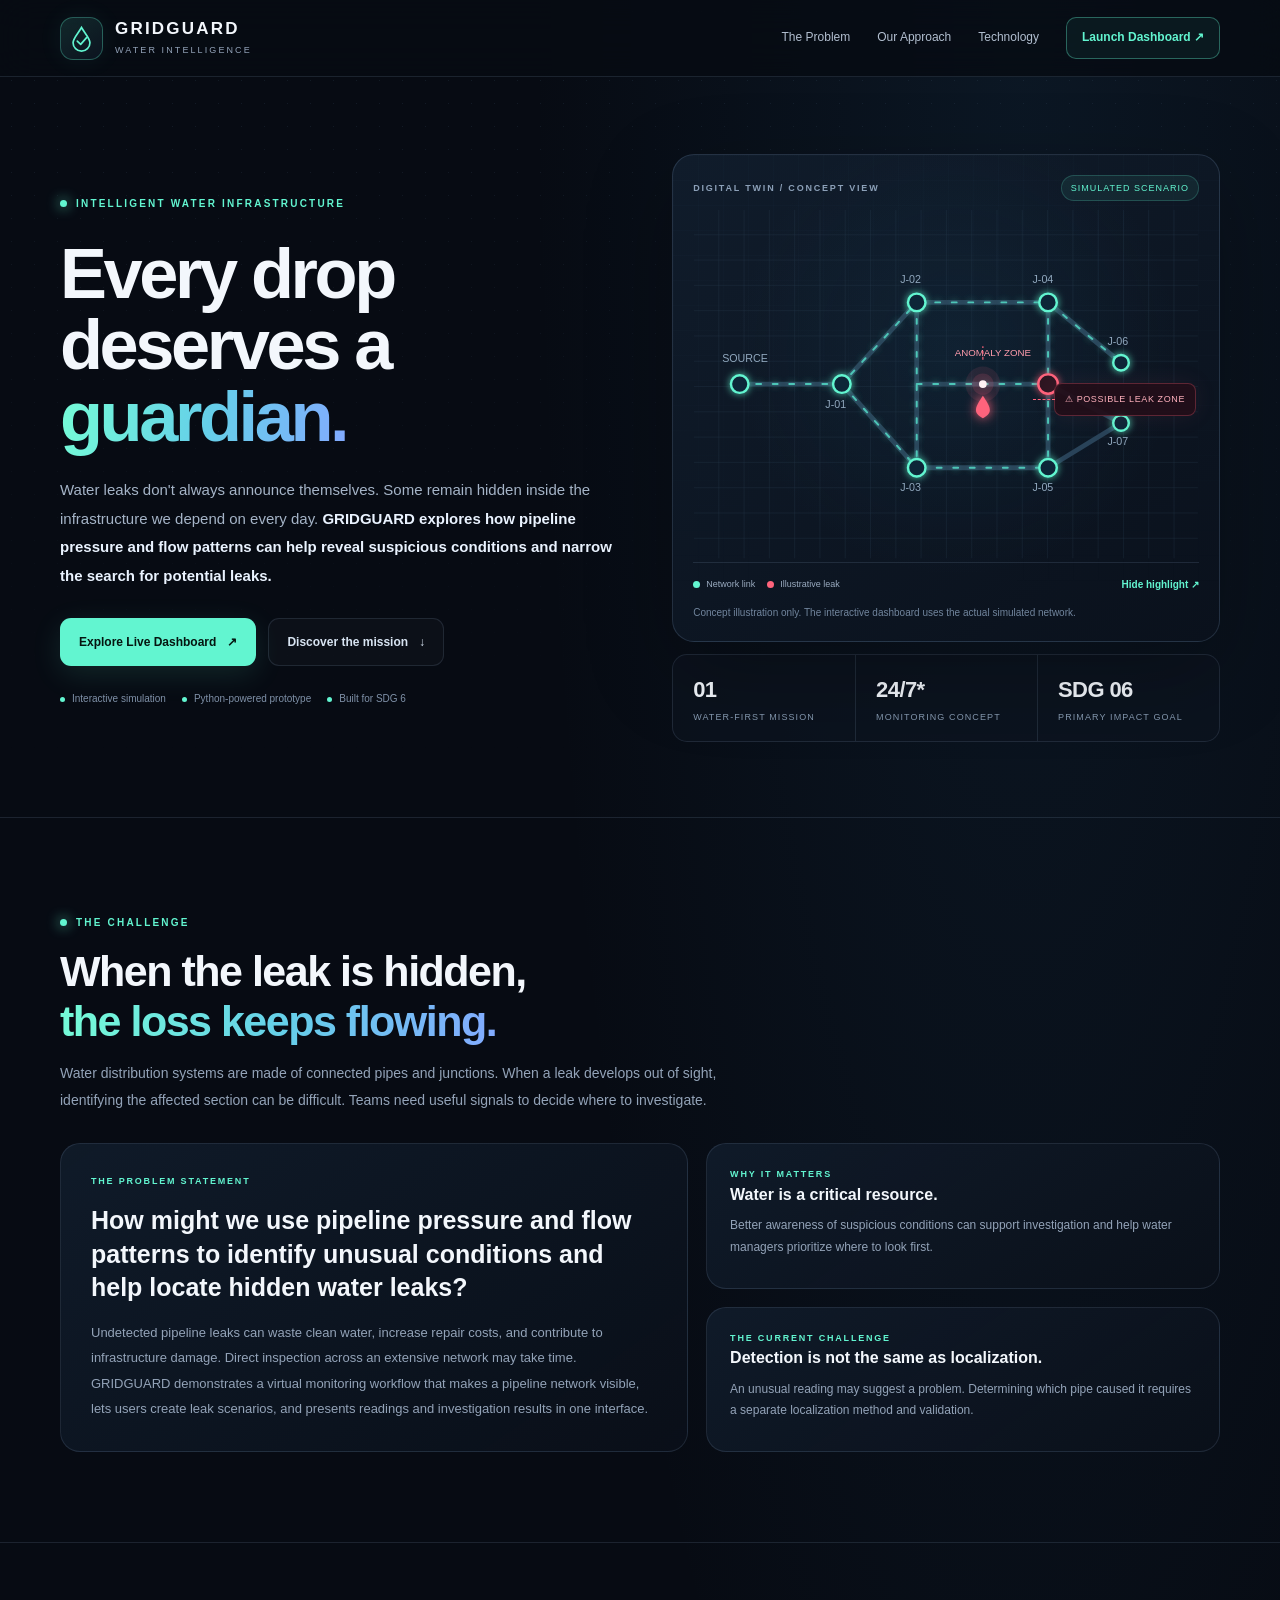
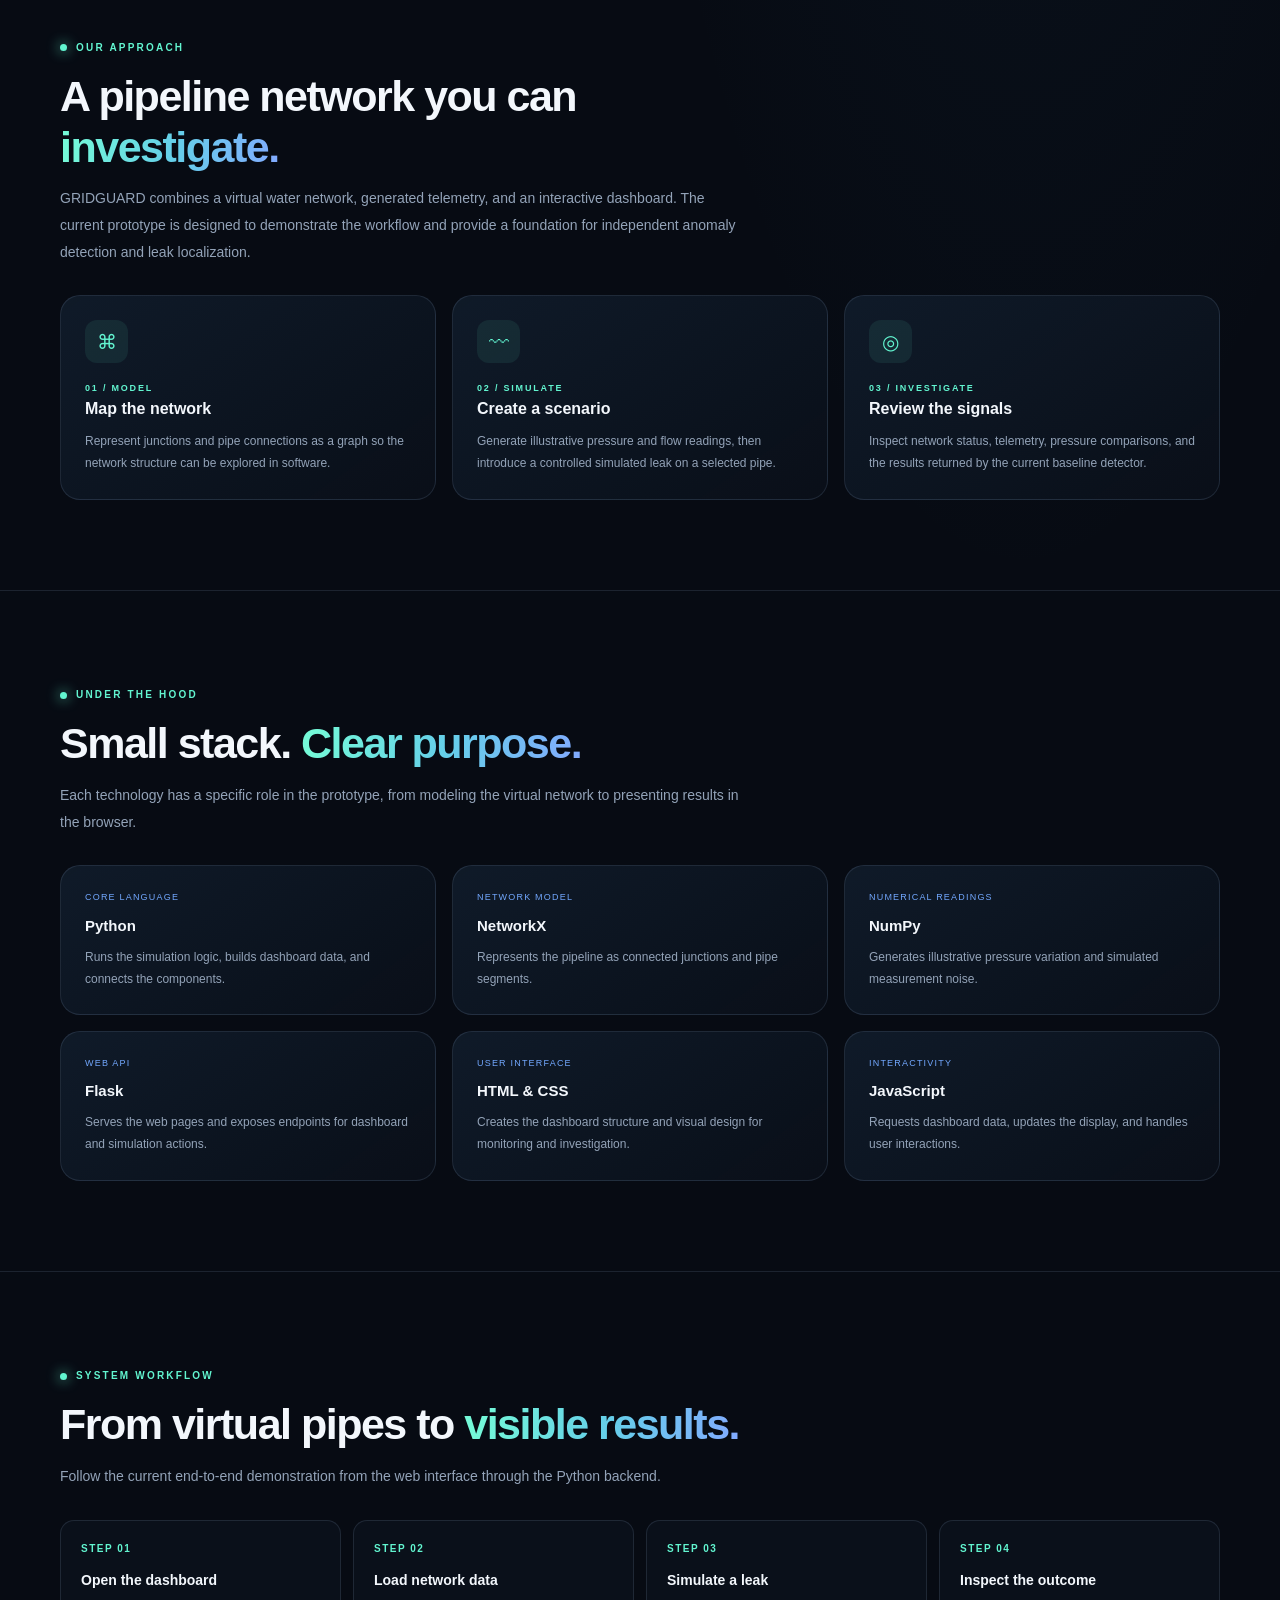
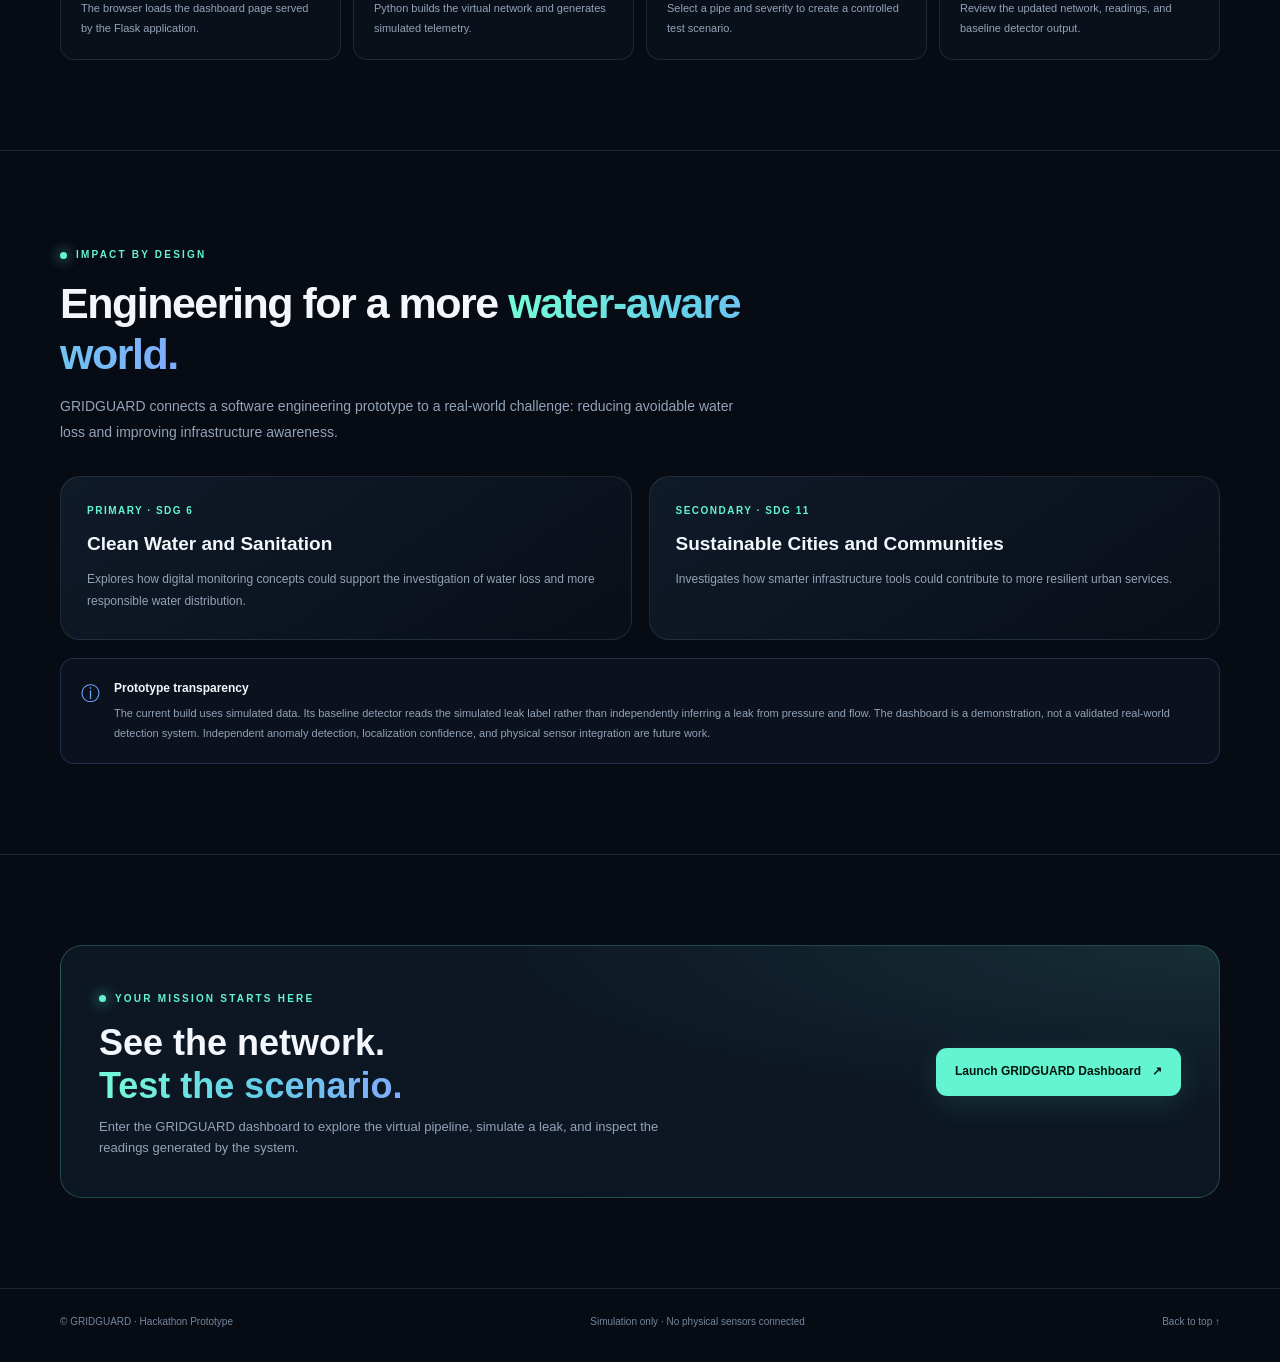
<file: GRIDGUARD/frontend/index.html>
<!DOCTYPE html>
<html lang="en">
<head>
    <meta charset="UTF-8">
    <meta name="viewport" content="width=device-width, initial-scale=1.0">
    <meta name="theme-color" content="#070b13">
    <meta name="description" content="GRIDGUARD — a simulation-based water pipeline monitoring and leak localization project.">
    <title>GRIDGUARD — Every Drop Matters</title>

    <style>
        :root {
            --bg: #070b13;
            --surface: #0d1420;
            --surface-2: #111c2b;
            --line: rgba(159, 186, 219, .14);
            --text: #f3f7fc;
            --muted: #93a3b8;
            --teal: #62f5d0;
            --blue: #72a8ff;
            --red: #ff647c;
            --radius: 20px;
        }

        * { box-sizing: border-box; margin: 0; padding: 0; }

        html { scroll-behavior: smooth; scroll-padding-top: 90px; }

        body {
            color: var(--text);
            background:
                radial-gradient(ellipse at 80% 0%, rgba(42, 106, 153, .13), transparent 34%),
                var(--bg);
            font-family: Inter, "Segoe UI", Arial, sans-serif;
            line-height: 1.6;
            overflow-x: hidden;
        }

        body::before {
            content: "";
            position: fixed;
            inset: 0;
            pointer-events: none;
            z-index: -1;
            opacity: .18;
            background-image: radial-gradient(#55718c .7px, transparent .7px);
            background-size: 23px 23px;
            mask-image: linear-gradient(to bottom, black, transparent 85%);
        }

        a { color: inherit; text-decoration: none; }
        button { font: inherit; }

        .wrap {
            width: min(1160px, calc(100% - 44px));
            margin-inline: auto;
        }

        .topbar {
            position: sticky;
            top: 0;
            z-index: 20;
            border-bottom: 1px solid var(--line);
            background: rgba(7, 11, 19, .82);
            backdrop-filter: blur(18px);
        }

        .nav {
            min-height: 76px;
            display: flex;
            align-items: center;
            justify-content: space-between;
            gap: 20px;
        }

        .brand {
            display: flex;
            align-items: center;
            gap: 12px;
        }

        .brand-symbol {
            width: 43px;
            height: 43px;
            display: grid;
            place-items: center;
            color: var(--teal);
            border: 1px solid rgba(98, 245, 208, .3);
            border-radius: 13px;
            background: linear-gradient(145deg, rgba(98,245,208,.13), rgba(114,168,255,.06));
            box-shadow: 0 0 24px rgba(98,245,208,.07);
        }

        .brand-symbol svg { width: 27px; height: 27px; }

        .brand-name {
            display: block;
            font-size: 17px;
            line-height: 1.2;
            font-weight: 850;
            letter-spacing: 2.2px;
        }

        .brand-caption {
            display: block;
            margin-top: 4px;
            color: var(--muted);
            font-size: 9px;
            letter-spacing: 2.1px;
        }

        .nav-links {
            display: flex;
            align-items: center;
            gap: 27px;
            color: #b2bfd0;
            font-size: 12px;
        }

        .nav-links a:not(.nav-cta):hover { color: var(--teal); }

        .nav-cta {
            padding: 10px 15px;
            border: 1px solid rgba(98,245,208,.35);
            border-radius: 10px;
            color: var(--teal);
            background: rgba(98,245,208,.055);
            font-weight: 750;
        }

        .hero {
            min-height: 630px;
            padding-top: 77px;
            padding-bottom: 75px;
            display: grid;
            grid-template-columns: 1.02fr .98fr;
            align-items: center;
            gap: 42px;
        }

        .eyebrow {
            display: inline-flex;
            align-items: center;
            gap: 9px;
            color: var(--teal);
            font-size: 10px;
            font-weight: 800;
            letter-spacing: 2.2px;
            text-transform: uppercase;
        }

        .eyebrow-dot {
            width: 7px;
            height: 7px;
            border-radius: 50%;
            background: var(--teal);
            box-shadow: 0 0 13px var(--teal);
        }

        h1 {
            margin-top: 23px;
            font-size: clamp(43px, 5.5vw, 72px);
            line-height: 1.02;
            letter-spacing: -3.4px;
            font-weight: 850;
        }

        .gradient {
            color: var(--teal);
            background: linear-gradient(100deg, #74f9d8 5%, #65cfe9 52%, #82aaff 100%);
            background-clip: text;
            -webkit-background-clip: text;
            -webkit-text-fill-color: transparent;
        }

        .hero-copy {
            max-width: 560px;
            margin-top: 23px;
            color: #a5b4c7;
            font-size: 15px;
            line-height: 1.9;
        }

        .hero-copy strong { color: #eaf3ff; font-weight: 650; }

        .hero-actions {
            display: flex;
            flex-wrap: wrap;
            gap: 12px;
            margin-top: 28px;
        }

        .btn {
            min-height: 48px;
            display: inline-flex;
            align-items: center;
            justify-content: center;
            gap: 11px;
            padding: 12px 18px;
            border: 1px solid transparent;
            border-radius: 11px;
            font-size: 12px;
            font-weight: 800;
            transition: transform .2s, border-color .2s, background .2s;
            cursor: pointer;
        }

        .btn:hover { transform: translateY(-2px); }

        .btn-primary {
            color: #051510;
            background: var(--teal);
            box-shadow: 0 8px 30px rgba(98,245,208,.12);
        }

        .btn-primary:hover { background: #a0ffe9; }

        .btn-quiet {
            color: #d8e4f2;
            border-color: var(--line);
            background: rgba(255,255,255,.025);
        }

        .btn-quiet:hover { border-color: rgba(98,245,208,.38); }

        .hero-meta {
            display: flex;
            flex-wrap: wrap;
            gap: 16px;
            margin-top: 25px;
            color: #7f91a8;
            font-size: 10px;
        }

        .hero-meta span { display: inline-flex; align-items: center; gap: 7px; }
        .meta-dot { width: 5px; height: 5px; border-radius: 50%; background: var(--teal); }

        /* Interactive pipeline card */
        .network-card {
            position: relative;
            padding: 20px;
            overflow: hidden;
            border: 1px solid rgba(142,177,216,.18);
            border-radius: 22px;
            background:
                radial-gradient(ellipse at 52% 40%, rgba(29,87,120,.16), transparent 55%),
                linear-gradient(145deg, #101c2b, #0a111c);
            box-shadow: 0 28px 85px rgba(0,0,0,.25);
        }

        .network-card::before {
            content: "";
            position: absolute;
            inset: 0;
            pointer-events: none;
            opacity: .35;
            background-image:
                linear-gradient(rgba(106,148,184,.08) 1px, transparent 1px),
                linear-gradient(90deg, rgba(106,148,184,.08) 1px, transparent 1px);
            background-size: 25px 25px;
            mask-image: linear-gradient(to bottom, black, transparent);
        }

        .network-head, .network-foot {
            position: relative;
            z-index: 1;
            display: flex;
            align-items: center;
            justify-content: space-between;
            gap: 12px;
        }

        .micro-label {
            color: #8ca0b8;
            font-size: 9px;
            letter-spacing: 1.8px;
            font-weight: 800;
        }

        .demo-pill {
            padding: 5px 9px;
            border: 1px solid rgba(98,245,208,.2);
            border-radius: 20px;
            color: var(--teal);
            background: rgba(98,245,208,.07);
            font-size: 9px;
            letter-spacing: 1px;
        }

        .network-svg {
            position: relative;
            z-index: 1;
            width: 100%;
            display: block;
            margin: 8px 0 2px;
            overflow: visible;
        }

        .pipe {
            fill: none;
            stroke: #294359;
            stroke-width: 5;
            stroke-linecap: round;
            stroke-linejoin: round;
        }

        .pipe-glow {
            fill: none;
            stroke: #57e7cf;
            stroke-width: 2;
            stroke-linecap: round;
            stroke-dasharray: 5 12;
            animation: flow 2.4s linear infinite;
            opacity: .8;
        }

        .pipe-alert {
            fill: none;
            stroke: var(--red);
            stroke-width: 6;
            stroke-linecap: round;
            filter: url(#redGlow);
            animation: alertPulse 1.8s ease-in-out infinite;
        }

        .junction {
            fill: #102537;
            stroke: #62f5d0;
            stroke-width: 2.5;
        }

        .junction-alert {
            fill: #2d1523;
            stroke: var(--red);
            stroke-width: 2.5;
        }

        .network-foot {
            padding-top: 14px;
            border-top: 1px solid var(--line);
        }

        .legend {
            display: flex;
            flex-wrap: wrap;
            gap: 12px;
            color: #9aabc0;
            font-size: 9px;
        }

        .legend span { display: flex; align-items: center; gap: 6px; }
        .legend i { width: 7px; height: 7px; display: inline-block; border-radius: 50%; }
        .teal-dot { background: var(--teal); }
        .red-dot { background: var(--red); }

        .view-toggle {
            border: 0;
            background: transparent;
            color: var(--teal);
            font-size: 10px;
            font-weight: 750;
            cursor: pointer;
        }

        .network-caption {
            position: relative;
            z-index: 1;
            margin-top: 12px;
            color: #71859d;
            font-size: 10px;
        }

        .leak-callout {
            position: absolute;
            z-index: 2;
            right: 23px;
            top: 47%;
            padding: 8px 10px;
            border: 1px solid rgba(255,100,124,.28);
            border-radius: 8px;
            color: #ffb1bd;
            background: rgba(35,14,25,.93);
            font-size: 9px;
            letter-spacing: .6px;
            box-shadow: 0 0 24px rgba(255,100,124,.08);
            transition: opacity .2s, transform .2s;
        }

        .leak-callout::before {
            content: "";
            position: absolute;
            right: 100%;
            top: 50%;
            width: 22px;
            border-top: 1px dashed var(--red);
        }

        .network-card.hide-leak .leak-callout,
        .network-card.hide-leak .pipe-alert,
        .network-card.hide-leak .leak-marker {
            opacity: 0;
        }

        .network-card.hide-leak .pipe-glow { opacity: .45; }

        .network-card.hide-leak .junction-alert {
            stroke: #62f5d0;
            fill: #102537;
        }

        .stats-strip {
            display: grid;
            grid-template-columns: repeat(3, 1fr);
            margin-top: 12px;
            border: 1px solid var(--line);
            border-radius: 15px;
            background: rgba(13,20,32,.7);
        }

        .stat {
            padding: 17px 20px;
        }

        .stat + .stat { border-left: 1px solid var(--line); }

        .stat-number {
            font-size: 22px;
            font-weight: 800;
            letter-spacing: -.6px;
        }

        .stat-label {
            margin-top: 3px;
            color: #879bb2;
            font-size: 9px;
            letter-spacing: 1.1px;
        }

        .section { padding: 90px 0; border-top: 1px solid var(--line); }

        .section-heading {
            max-width: 690px;
            margin-bottom: 30px;
        }

        .section-heading h2 {
            margin-top: 12px;
            font-size: clamp(29px, 4vw, 43px);
            line-height: 1.18;
            letter-spacing: -1.5px;
        }

        .section-heading p {
            margin-top: 13px;
            color: var(--muted);
            font-size: 14px;
            line-height: 1.9;
        }

        .problem-grid {
            display: grid;
            grid-template-columns: 1.1fr .9fr;
            gap: 18px;
        }

        .problem-main, .side-note, .feature-card, .tech-card, .impact-card {
            border: 1px solid var(--line);
            border-radius: var(--radius);
            background: linear-gradient(145deg, rgba(17,28,43,.9), rgba(10,16,26,.85));
        }

        .problem-main { padding: 30px; }

        .card-tag {
            color: var(--teal);
            font-size: 9px;
            letter-spacing: 1.8px;
            font-weight: 800;
        }

        .problem-main h3 {
            margin-top: 15px;
            max-width: 620px;
            font-size: 25px;
            line-height: 1.35;
        }

        .problem-main p {
            margin-top: 15px;
            color: var(--muted);
            font-size: 13px;
            line-height: 1.95;
        }

        .side-stack { display: grid; gap: 18px; }
        .side-note { padding: 23px; }
        .side-note h3 { font-size: 16px; }
        .side-note p { margin-top: 8px; color: var(--muted); font-size: 12px; line-height: 1.8; }

        .feature-grid, .tech-grid {
            display: grid;
            grid-template-columns: repeat(3, 1fr);
            gap: 16px;
        }

        .feature-card, .tech-card { padding: 24px; transition: transform .2s, border-color .2s; }
        .feature-card:hover, .tech-card:hover { transform: translateY(-4px); border-color: rgba(98,245,208,.32); }

        .feature-icon {
            width: 43px;
            height: 43px;
            display: grid;
            place-items: center;
            margin-bottom: 18px;
            border-radius: 12px;
            color: var(--teal);
            background: rgba(98,245,208,.08);
            font-size: 20px;
        }

        .feature-card h3 { font-size: 16px; margin-bottom: 9px; }
        .feature-card p, .tech-card p { color: var(--muted); font-size: 12px; line-height: 1.85; }

        .step {
            margin-bottom: 11px;
            color: var(--teal);
            font-size: 10px;
            font-weight: 850;
            letter-spacing: 1.6px;
        }

        .tech-card strong { display: block; margin-bottom: 8px; font-size: 15px; }
        .tech-card .tech-label { display: block; margin-bottom: 9px; color: var(--blue); font-size: 9px; letter-spacing: 1.2px; }

        .workflow {
            display: grid;
            grid-template-columns: repeat(4, 1fr);
            gap: 12px;
        }

        .workflow-step {
            position: relative;
            padding: 20px;
            border: 1px solid var(--line);
            border-radius: 14px;
            background: rgba(13,20,32,.65);
        }

        .workflow-step .step-num { color: var(--teal); font-size: 10px; font-weight: 800; letter-spacing: 1.5px; }
        .workflow-step h3 { margin-top: 12px; font-size: 14px; }
        .workflow-step p { margin-top: 8px; color: var(--muted); font-size: 11px; line-height: 1.8; }

        .impact-grid {
            display: grid;
            grid-template-columns: 1fr 1fr;
            gap: 17px;
        }

        .impact-card { padding: 26px; }
        .impact-number { color: var(--teal); font-size: 10px; font-weight: 850; letter-spacing: 1.5px; }
        .impact-card h3 { margin-top: 10px; font-size: 19px; }
        .impact-card p { margin-top: 9px; color: var(--muted); font-size: 12px; line-height: 1.85; }

        .honesty {
            display: flex;
            gap: 14px;
            align-items: flex-start;
            padding: 20px;
            border: 1px solid rgba(114,168,255,.2);
            border-radius: 14px;
            background: rgba(114,168,255,.045);
        }

        .honesty-icon { color: var(--blue); font-size: 19px; }
        .honesty strong { display: block; font-size: 12px; }
        .honesty p { margin-top: 5px; color: var(--muted); font-size: 11px; line-height: 1.85; }

        .final-cta {
            position: relative;
            display: flex;
            justify-content: space-between;
            align-items: center;
            gap: 28px;
            overflow: hidden;
            padding: 38px;
            border: 1px solid rgba(98,245,208,.23);
            border-radius: 22px;
            background:
                radial-gradient(ellipse at 100% 0%, rgba(98,245,208,.1), transparent 45%),
                #0d1724;
        }

        .final-cta h2 { margin-top: 11px; font-size: clamp(25px, 4vw, 36px); line-height: 1.2; }
        .final-cta p { margin-top: 10px; color: var(--muted); font-size: 13px; max-width: 560px; }

        footer {
            padding: 25px 0 32px;
            border-top: 1px solid var(--line);
            color: #74869d;
            font-size: 10px;
        }

        .footer-row { display: flex; justify-content: space-between; flex-wrap: wrap; gap: 13px; }

        .reveal { opacity: 0; transform: translateY(16px); transition: opacity .65s ease, transform .65s ease; }
        .reveal.visible { opacity: 1; transform: translateY(0); }

        @keyframes flow { to { stroke-dashoffset: -68; } }
        @keyframes alertPulse { 0%, 100% { opacity: .8; } 50% { opacity: 1; } }

        @media (prefers-reduced-motion: reduce) {
            *, *::before, *::after { animation-duration: .01ms !important; transition-duration: .01ms !important; scroll-behavior: auto !important; }
            .reveal { opacity: 1; transform: none; }
        }

        @media (max-width: 900px) {
            .hero { grid-template-columns: 1fr; padding-top: 60px; gap: 30px; }
            .hero-copy { max-width: 700px; }
            .network-card { max-width: 720px; width: 100%; }
            .problem-grid { grid-template-columns: 1fr; }
            .workflow { grid-template-columns: repeat(2, 1fr); }
            .feature-grid, .tech-grid { grid-template-columns: repeat(2, 1fr); }
        }

        @media (max-width: 620px) {
            .wrap { width: calc(100% - 28px); }
            .nav { min-height: 68px; }
            .nav-links { gap: 10px; }
            .nav-links a:not(.nav-cta) { display: none; }
            h1 { letter-spacing: -2px; }
            .hero { padding-top: 47px; padding-bottom: 50px; }
            .hero-actions .btn { width: 100%; }
            .section { padding: 62px 0; }
            .feature-grid, .tech-grid, .workflow, .impact-grid { grid-template-columns: 1fr; }
            .stats-strip { grid-template-columns: 1fr; }
            .stat { padding: 13px 17px; }
            .stat + .stat { border-left: 0; border-top: 1px solid var(--line); }
            .final-cta { flex-direction: column; align-items: flex-start; padding: 25px; }
            .final-cta .btn { width: 100%; }
            .leak-callout { right: 13px; font-size: 8px; }
            .network-card { padding: 14px; }
            .network-foot { align-items: flex-start; flex-direction: column; }
        }
    </style>
</head>

<body>
<header class="topbar">
    <div class="wrap nav">
        <a class="brand" href="#home" aria-label="GRIDGUARD home">
            <span class="brand-symbol" aria-hidden="true">
                <svg viewBox="0 0 32 32" fill="none">
                    <path d="M16 3C12 10 6 16 6 21a10 10 0 0 0 20 0c0-5-6-11-10-18Z"
                          stroke="currentColor" stroke-width="2"/>
                    <path d="m11 19 4 4 7-8" stroke="currentColor" stroke-width="2"
                          stroke-linecap="round" stroke-linejoin="round"/>
                </svg>
            </span>
            <span>
                <span class="brand-name">GRIDGUARD</span>
                <span class="brand-caption">WATER INTELLIGENCE</span>
            </span>
        </a>

        <nav class="nav-links" aria-label="Page navigation">
            <a href="#problem">The Problem</a>
            <a href="#solution">Our Approach</a>
            <a href="#technology">Technology</a>
            <a class="nav-cta" href="./dashboard.html" target="_blank">Launch Dashboard ↗</a>
        </nav>
    </div>
</header>

<main id="home">
    <section class="wrap hero">
        <div>
            <div class="eyebrow"><span class="eyebrow-dot"></span> INTELLIGENT WATER INFRASTRUCTURE</div>

            <h1>
                Every drop<br>
                deserves a <span class="gradient">guardian.</span>
            </h1>

            <p class="hero-copy">
                Water leaks don't always announce themselves. Some remain hidden
                inside the infrastructure we depend on every day.
                <strong>GRIDGUARD explores how pipeline pressure and flow patterns
                can help reveal suspicious conditions and narrow the search for
                potential leaks.</strong>
            </p>

            <div class="hero-actions">
                <a class="btn btn-primary" href="/dashboard.html" target="_blank">
                    Explore Live Dashboard <span aria-hidden="true">↗</span>
                </a>
                <a class="btn btn-quiet" href="#problem">
                    Discover the mission <span aria-hidden="true">↓</span>
                </a>
            </div>

            <div class="hero-meta">
                <span><i class="meta-dot"></i> Interactive simulation</span>
                <span><i class="meta-dot"></i> Python-powered prototype</span>
                <span><i class="meta-dot"></i> Built for SDG 6</span>
            </div>
        </div>

        <div>
            <div class="network-card" id="networkCard">
                <div class="network-head">
                    <span class="micro-label">DIGITAL TWIN / CONCEPT VIEW</span>
                    <span class="demo-pill">SIMULATED SCENARIO</span>
                </div>

                <div class="leak-callout" id="leakCallout">⚠ POSSIBLE LEAK ZONE</div>

                <svg class="network-svg" viewBox="0 0 520 360"
                     role="img" aria-label="Illustrative virtual pipeline network with a highlighted simulated leak segment">
                    <defs>
                        <filter id="tealGlow" x="-80%" y="-80%" width="260%" height="260%">
                            <feGaussianBlur stdDeviation="4" result="blur"/>
                            <feMerge><feMergeNode in="blur"/><feMergeNode in="SourceGraphic"/></feMerge>
                        </filter>
                        <filter id="redGlow" x="-100%" y="-100%" width="300%" height="300%">
                            <feGaussianBlur stdDeviation="6" result="blur"/>
                            <feMerge><feMergeNode in="blur"/><feMergeNode in="SourceGraphic"/></feMerge>
                        </filter>
                        <pattern id="microGrid" width="26" height="26" patternUnits="userSpaceOnUse">
                            <path d="M26 0H0V26" fill="none" stroke="#2b4055" stroke-width=".7"/>
                        </pattern>
                    </defs>

                    <rect x="1" y="1" width="518" height="358" rx="14"
                          fill="url(#microGrid)" opacity=".68"/>

                    <g class="pipe">
                        <path d="M48 180H153L230 96H365L440 158"/>
                        <path d="M153 180L230 266H365L440 220"/>
                        <path d="M230 96V266"/>
                        <path d="M230 180H365"/>
                        <path d="M365 96V266"/>
                        <path d="M365 180L440 220"/>
                    </g>

                    <g class="pipe-glow" filter="url(#tealGlow)">
                        <path d="M48 180H153L230 96H365L440 158"/>
                        <path d="M153 180L230 266H365"/>
                        <path d="M230 96V266"/>
                        <path d="M230 180H365"/>
                        <path d="M365 96V266"/>
                    </g>

                    <path class="pipe-alert" d="M230 180H365"/>
                    <g class="leak-marker">
                        <circle cx="298" cy="180" r="18" fill="#ff647c" opacity=".10"/>
                        <circle cx="298" cy="180" r="11" fill="#ff647c" opacity=".14"/>
                        <path d="M298 192C289 205 288 210 298 215C308 210 307 205 298 192Z"
                              fill="#ff647c" filter="url(#redGlow)"/>
                        <circle cx="298" cy="180" r="4" fill="#fff2f4"/>
                    </g>

                    <g filter="url(#tealGlow)">
                        <circle class="junction" cx="48" cy="180" r="9"/>
                        <circle class="junction" cx="153" cy="180" r="9"/>
                        <circle class="junction" cx="230" cy="96" r="9"/>
                        <circle class="junction" cx="230" cy="266" r="9"/>
                        <circle class="junction" cx="365" cy="96" r="9"/>
                        <circle class="junction" cx="365" cy="266" r="9"/>
                        <circle class="junction-alert" cx="365" cy="180" r="10"/>
                        <circle class="junction" cx="440" cy="158" r="8"/>
                        <circle class="junction" cx="440" cy="220" r="8"/>
                    </g>

                    <g fill="#91a8be" font-size="11" font-family="Segoe UI, Arial, sans-serif">
                        <text x="30" y="157">SOURCE</text>
                        <text x="136" y="205">J-01</text>
                        <text x="213" y="76">J-02</text>
                        <text x="213" y="290">J-03</text>
                        <text x="349" y="76">J-04</text>
                        <text x="349" y="290">J-05</text>
                        <text x="426" y="140">J-06</text>
                        <text x="426" y="243">J-07</text>
                    </g>

                    <g fill="#ff9cac" font-size="10" font-family="Segoe UI, Arial, sans-serif">
                        <text x="269" y="151">ANOMALY ZONE</text>
                    </g>

                    <path d="M298 155V141" stroke="#ff647c" stroke-dasharray="3 3" stroke-width="1.2"/>
                </svg>

                <div class="network-foot">
                    <div class="legend">
                        <span><i class="teal-dot"></i> Network link</span>
                        <span><i class="red-dot"></i> Illustrative leak</span>
                    </div>
                    <button class="view-toggle" id="toggleLeak" type="button" aria-pressed="true">
                        Hide highlight ↗
                    </button>
                </div>
                <p class="network-caption">
                    Concept illustration only. The interactive dashboard uses the actual simulated network.
                </p>
            </div>

            <div class="stats-strip" aria-label="Project summary">
                <div class="stat">
                    <div class="stat-number">01</div>
                    <div class="stat-label">WATER-FIRST MISSION</div>
                </div>
                <div class="stat">
                    <div class="stat-number">24/7*</div>
                    <div class="stat-label">MONITORING CONCEPT</div>
                </div>
                <div class="stat">
                    <div class="stat-number">SDG 06</div>
                    <div class="stat-label">PRIMARY IMPACT GOAL</div>
                </div>
            </div>
        </div>
    </section>

    <section class="section" id="problem">
        <div class="wrap">
            <div class="section-heading reveal">
                <div class="eyebrow"><span class="eyebrow-dot"></span> THE CHALLENGE</div>
                <h2>When the leak is hidden,<br><span class="gradient">the loss keeps flowing.</span></h2>
                <p>
                    Water distribution systems are made of connected pipes and junctions.
                    When a leak develops out of sight, identifying the affected section
                    can be difficult. Teams need useful signals to decide where to investigate.
                </p>
            </div>

            <div class="problem-grid reveal">
                <article class="problem-main">
                    <div class="card-tag">THE PROBLEM STATEMENT</div>
                    <h3>How might we use pipeline pressure and flow patterns to identify unusual conditions and help locate hidden water leaks?</h3>
                    <p>
                        Undetected pipeline leaks can waste clean water, increase repair costs,
                        and contribute to infrastructure damage. Direct inspection across an
                        extensive network may take time. GRIDGUARD demonstrates a virtual
                        monitoring workflow that makes a pipeline network visible, lets users
                        create leak scenarios, and presents readings and investigation results
                        in one interface.
                    </p>
                </article>

                <div class="side-stack">
                    <article class="side-note">
                        <div class="card-tag">WHY IT MATTERS</div>
                        <h3>Water is a critical resource.</h3>
                        <p>
                            Better awareness of suspicious conditions can support investigation
                            and help water managers prioritize where to look first.
                        </p>
                    </article>
                    <article class="side-note">
                        <div class="card-tag">THE CURRENT CHALLENGE</div>
                        <h3>Detection is not the same as localization.</h3>
                        <p>
                            An unusual reading may suggest a problem. Determining which pipe
                            caused it requires a separate localization method and validation.
                        </p>
                    </article>
                </div>
            </div>
        </div>
    </section>

    <section class="section" id="solution">
        <div class="wrap">
            <div class="section-heading reveal">
                <div class="eyebrow"><span class="eyebrow-dot"></span> OUR APPROACH</div>
                <h2>A pipeline network you can <span class="gradient">investigate.</span></h2>
                <p>
                    GRIDGUARD combines a virtual water network, generated telemetry, and an
                    interactive dashboard. The current prototype is designed to demonstrate
                    the workflow and provide a foundation for independent anomaly detection
                    and leak localization.
                </p>
            </div>

            <div class="feature-grid">
                <article class="feature-card reveal">
                    <div class="feature-icon" aria-hidden="true">⌘</div>
                    <div class="card-tag">01 / MODEL</div>
                    <h3>Map the network</h3>
                    <p>
                        Represent junctions and pipe connections as a graph so the network
                        structure can be explored in software.
                    </p>
                </article>

                <article class="feature-card reveal">
                    <div class="feature-icon" aria-hidden="true">〰</div>
                    <div class="card-tag">02 / SIMULATE</div>
                    <h3>Create a scenario</h3>
                    <p>
                        Generate illustrative pressure and flow readings, then introduce a
                        controlled simulated leak on a selected pipe.
                    </p>
                </article>

                <article class="feature-card reveal">
                    <div class="feature-icon" aria-hidden="true">◎</div>
                    <div class="card-tag">03 / INVESTIGATE</div>
                    <h3>Review the signals</h3>
                    <p>
                        Inspect network status, telemetry, pressure comparisons, and the
                        results returned by the current baseline detector.
                    </p>
                </article>
            </div>
        </div>
    </section>

    <section class="section" id="technology">
        <div class="wrap">
            <div class="section-heading reveal">
                <div class="eyebrow"><span class="eyebrow-dot"></span> UNDER THE HOOD</div>
                <h2>Small stack. <span class="gradient">Clear purpose.</span></h2>
                <p>
                    Each technology has a specific role in the prototype, from modeling the
                    virtual network to presenting results in the browser.
                </p>
            </div>

            <div class="tech-grid">
                <article class="tech-card reveal">
                    <span class="tech-label">CORE LANGUAGE</span>
                    <strong>Python</strong>
                    <p>Runs the simulation logic, builds dashboard data, and connects the components.</p>
                </article>

                <article class="tech-card reveal">
                    <span class="tech-label">NETWORK MODEL</span>
                    <strong>NetworkX</strong>
                    <p>Represents the pipeline as connected junctions and pipe segments.</p>
                </article>

                <article class="tech-card reveal">
                    <span class="tech-label">NUMERICAL READINGS</span>
                    <strong>NumPy</strong>
                    <p>Generates illustrative pressure variation and simulated measurement noise.</p>
                </article>

                <article class="tech-card reveal">
                    <span class="tech-label">WEB API</span>
                    <strong>Flask</strong>
                    <p>Serves the web pages and exposes endpoints for dashboard and simulation actions.</p>
                </article>

                <article class="tech-card reveal">
                    <span class="tech-label">USER INTERFACE</span>
                    <strong>HTML & CSS</strong>
                    <p>Creates the dashboard structure and visual design for monitoring and investigation.</p>
                </article>

                <article class="tech-card reveal">
                    <span class="tech-label">INTERACTIVITY</span>
                    <strong>JavaScript</strong>
                    <p>Requests dashboard data, updates the display, and handles user interactions.</p>
                </article>
            </div>
        </div>
    </section>

    <section class="section" id="workflow">
        <div class="wrap">
            <div class="section-heading reveal">
                <div class="eyebrow"><span class="eyebrow-dot"></span> SYSTEM WORKFLOW</div>
                <h2>From virtual pipes to <span class="gradient">visible results.</span></h2>
                <p>
                    Follow the current end-to-end demonstration from the web interface
                    through the Python backend.
                </p>
            </div>

            <div class="workflow">
                <article class="workflow-step reveal">
                    <div class="step-num">STEP 01</div>
                    <h3>Open the dashboard</h3>
                    <p>The browser loads the dashboard page served by the Flask application.</p>
                </article>
                <article class="workflow-step reveal">
                    <div class="step-num">STEP 02</div>
                    <h3>Load network data</h3>
                    <p>Python builds the virtual network and generates simulated telemetry.</p>
                </article>
                <article class="workflow-step reveal">
                    <div class="step-num">STEP 03</div>
                    <h3>Simulate a leak</h3>
                    <p>Select a pipe and severity to create a controlled test scenario.</p>
                </article>
                <article class="workflow-step reveal">
                    <div class="step-num">STEP 04</div>
                    <h3>Inspect the outcome</h3>
                    <p>Review the updated network, readings, and baseline detector output.</p>
                </article>
            </div>
        </div>
    </section>

    <section class="section" id="impact">
        <div class="wrap">
            <div class="section-heading reveal">
                <div class="eyebrow"><span class="eyebrow-dot"></span> IMPACT BY DESIGN</div>
                <h2>Engineering for a more <span class="gradient">water-aware world.</span></h2>
                <p>
                    GRIDGUARD connects a software engineering prototype to a real-world
                    challenge: reducing avoidable water loss and improving infrastructure awareness.
                </p>
            </div>

            <div class="impact-grid reveal">
                <article class="impact-card">
                    <div class="impact-number">PRIMARY · SDG 6</div>
                    <h3>Clean Water and Sanitation</h3>
                    <p>
                        Explores how digital monitoring concepts could support the investigation
                        of water loss and more responsible water distribution.
                    </p>
                </article>
                <article class="impact-card">
                    <div class="impact-number">SECONDARY · SDG 11</div>
                    <h3>Sustainable Cities and Communities</h3>
                    <p>
                        Investigates how smarter infrastructure tools could contribute to
                        more resilient urban services.
                    </p>
                </article>
            </div>

            <div class="honesty reveal" style="margin-top:18px">
                <span class="honesty-icon" aria-hidden="true">ⓘ</span>
                <div>
                    <strong>Prototype transparency</strong>
                    <p>
                        The current build uses simulated data. Its baseline detector reads
                        the simulated leak label rather than independently inferring a leak
                        from pressure and flow. The dashboard is a demonstration, not a
                        validated real-world detection system. Independent anomaly detection,
                        localization confidence, and physical sensor integration are future work.
                    </p>
                </div>
            </div>
        </div>
    </section>

    <section class="section">
        <div class="wrap">
            <div class="final-cta reveal">
                <div>
                    <div class="eyebrow"><span class="eyebrow-dot"></span> YOUR MISSION STARTS HERE</div>
                    <h2>See the network.<br><span class="gradient">Test the scenario.</span></h2>
                    <p>
                        Enter the GRIDGUARD dashboard to explore the virtual pipeline,
                        simulate a leak, and inspect the readings generated by the system.
                    </p>
                </div>
                <a class="btn btn-primary" href="/dashboard.html">
                    Launch GRIDGUARD Dashboard <span aria-hidden="true">↗</span>
                </a>
            </div>
        </div>
    </section>
</main>

<footer>
    <div class="wrap footer-row">
        <span>© GRIDGUARD · Hackathon Prototype</span>
        <span>Simulation only · No physical sensors connected</span>
        <a href="#home">Back to top ↑</a>
    </div>
</footer>

<script>
    // Interactive illustrative leak highlight.
    const networkCard = document.getElementById("networkCard");
    const toggleLeak = document.getElementById("toggleLeak");

    toggleLeak.addEventListener("click", () => {
        const hidden = networkCard.classList.toggle("hide-leak");
        toggleLeak.textContent = hidden ? "Show highlight ↗" : "Hide highlight ↗";
        toggleLeak.setAttribute("aria-pressed", String(!hidden));
    });

    // Reveal sections as they enter the viewport.
    const revealItems = document.querySelectorAll(".reveal");

    if ("IntersectionObserver" in window) {
        const observer = new IntersectionObserver((entries) => {
            entries.forEach((entry) => {
                if (entry.isIntersecting) {
                    entry.target.classList.add("visible");
                    observer.unobserve(entry.target);
                }
            });
        }, { threshold: 0.12 });

        revealItems.forEach((item) => observer.observe(item));
    } else {
        revealItems.forEach((item) => item.classList.add("visible"));
    }
</script>
</body>
</html>
</file>
